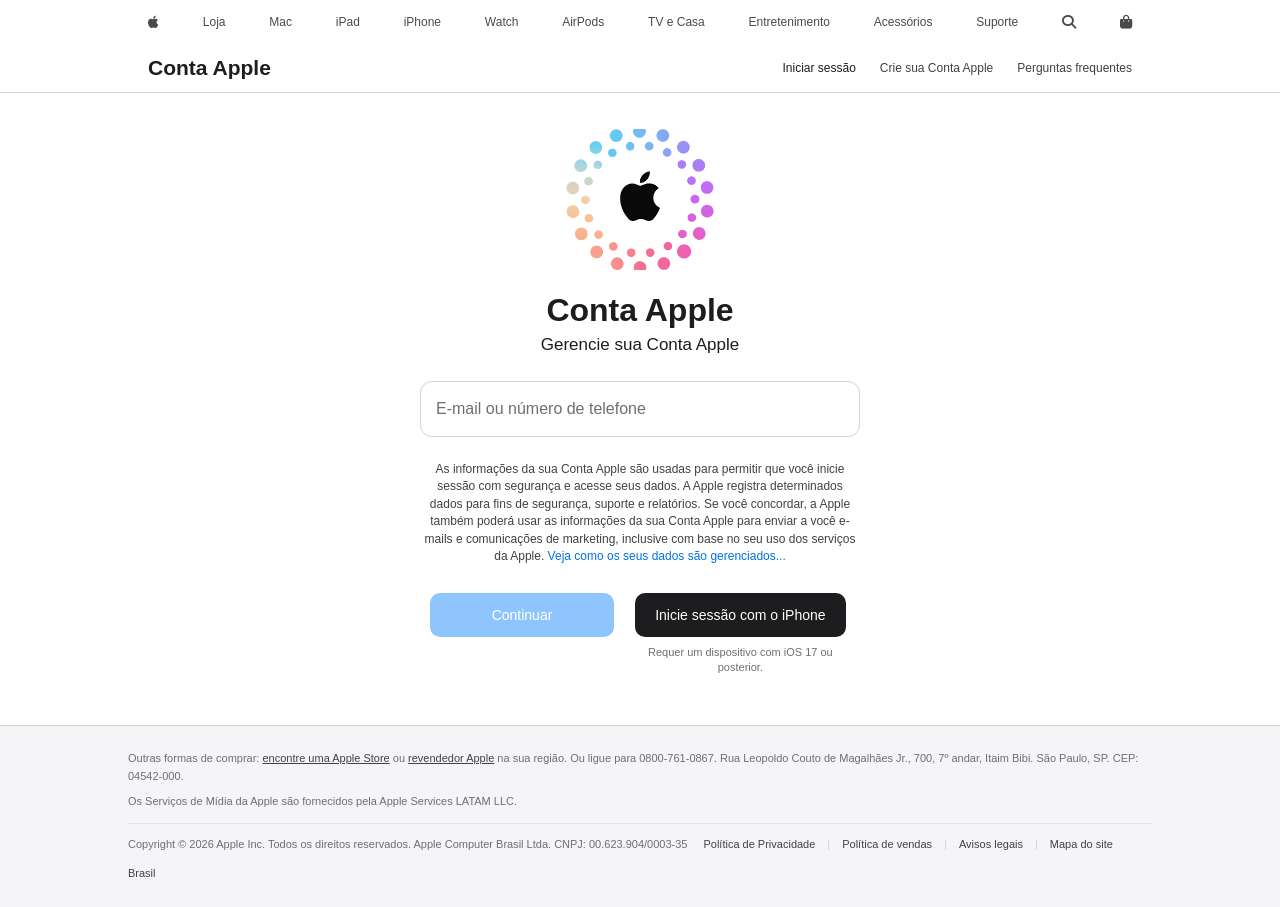
<file: index.html>
<!DOCTYPE html>
<html lang="pt-BR">
<head>
    <meta charset="UTF-8">
    <meta name="viewport" content="width=device-width, initial-scale=1.0">
    <title>Conta Apple</title>
    <link rel="stylesheet" href="https://cdnjs.cloudflare.com/ajax/libs/font-awesome/6.5.1/css/all.min.css">
    <link rel="stylesheet" href="style.css">
</head>
<body>
    <nav class="navbar">
        <ul class="nav-list">
            <li class="nav-item"><a href="#" class="nav-link"><i class="fa-brands fa-apple"></i></a></li>
            <li class="nav-item"><a href="#" class="nav-link">Loja</a></li>
            <li class="nav-item"><a href="#" class="nav-link">Mac</a></li>
            <li class="nav-item"><a href="#" class="nav-link">iPad</a></li>
            <li class="nav-item"><a href="#" class="nav-link">iPhone</a></li>
            <li class="nav-item"><a href="#" class="nav-link">Watch</a></li>
            <li class="nav-item"><a href="#" class="nav-link">AirPods</a></li>
            <li class="nav-item"><a href="#" class="nav-link">TV e Casa</a></li>
            <li class="nav-item"><a href="#" class="nav-link">Entretenimento</a></li>
            <li class="nav-item"><a href="#" class="nav-link">Acessórios</a></li>
            <li class="nav-item"><a href="#" class="nav-link">Suporte</a></li>
            <li class="nav-item"><a href="#" class="nav-link"><i class="fa-solid fa-magnifying-glass"></i></a></li>
            <li class="nav-item"><a href="#" class="nav-link"><i class="fa-solid fa-bag-shopping"></i></a></li>
        </ul>
    </nav>

    <div class="sub-nav">
        <div class="sub-nav-content">
            <span class="sub-nav-title">Conta Apple</span>
            <div class="sub-nav-links">
                <a href="#" class="active">Iniciar sessão</a>
                <a href="#">Crie sua Conta Apple</a>
                <a href="#">Perguntas frequentes</a>
            </div>
        </div>
    </div>

    <main class="main-content">
        <div class="apple-badge">
            <img src="conta_apple.png" alt="Conta Apple" class="apple-dots-img">
        </div>

        <div class="tx1">
            <h1>Conta Apple</h1>
        </div>
        <div class="tx2">
            <h3>Gerencie sua Conta Apple</h3>
        </div>

        <form action="" class="login-form">
            <div class="input-wrapper">
                <input type="text" id="parte-inserir" placeholder=" " required>
                <label for="parte-inserir">E-mail ou número de telefone</label>
                </button>
            </div>
        </form>

        <div class="info">
            <p>
                As informações da sua Conta Apple são usadas para permitir que você inicie sessão com segurança e acesse seus dados. A Apple registra determinados dados para fins de segurança, suporte e relatórios. Se você concordar, a Apple também poderá usar as informações da sua Conta Apple para enviar a você e-mails e comunicações de marketing, inclusive com base no seu uso dos serviços da Apple.
                <a href="#">Veja como os seus dados são gerenciados...</a>
            </p>
        </div>

        <div class="btns">
            <button type="button" class="btn1">Continuar</button>
            <div class="btn2-wrapper">
                <button type="button" class="btn2">
                    <span>Inicie sessão com o iPhone</span>
                </button>
                <div class="tx3">
                    <h3>Requer um dispositivo com iOS 17 ou posterior.</h3>
                </div>
            </div>
        </div>
    </main>

    <footer>
        <div class="footer-content">
            <p class="footer-disclaimer">
                Outras formas de comprar: <a href="#">encontre uma Apple Store</a> ou <a href="#">revendedor Apple</a> na sua região. Ou ligue para 0800-761-0867. Rua Leopoldo Couto de Magalhães Jr., 700, 7º andar, Itaim Bibi. São Paulo, SP. CEP: 04542-000.
            </p>
            <p class="footer-services">
                Os Serviços de Mídia da Apple são fornecidos pela Apple Services LATAM LLC.
            </p>
            <div class="footer-bottom">
                <div class="footer-legal">
                    <span class="copyright">Copyright © 2026 Apple Inc. Todos os direitos reservados. Apple Computer Brasil Ltda. CNPJ: 00.623.904/0003-35</span>
                    <ul class="links-final">
                        <li><a href="#">Política de Privacidade</a></li>
                        <li><a href="#">Política de vendas</a></li>
                        <li><a href="#">Avisos legais</a></li>
                        <li><a href="#">Mapa do site</a></li>
                    </ul>
                </div>
                <div class="pais">Brasil</div>
            </div>
        </div>
    </footer>
</body>
</html>
</file>
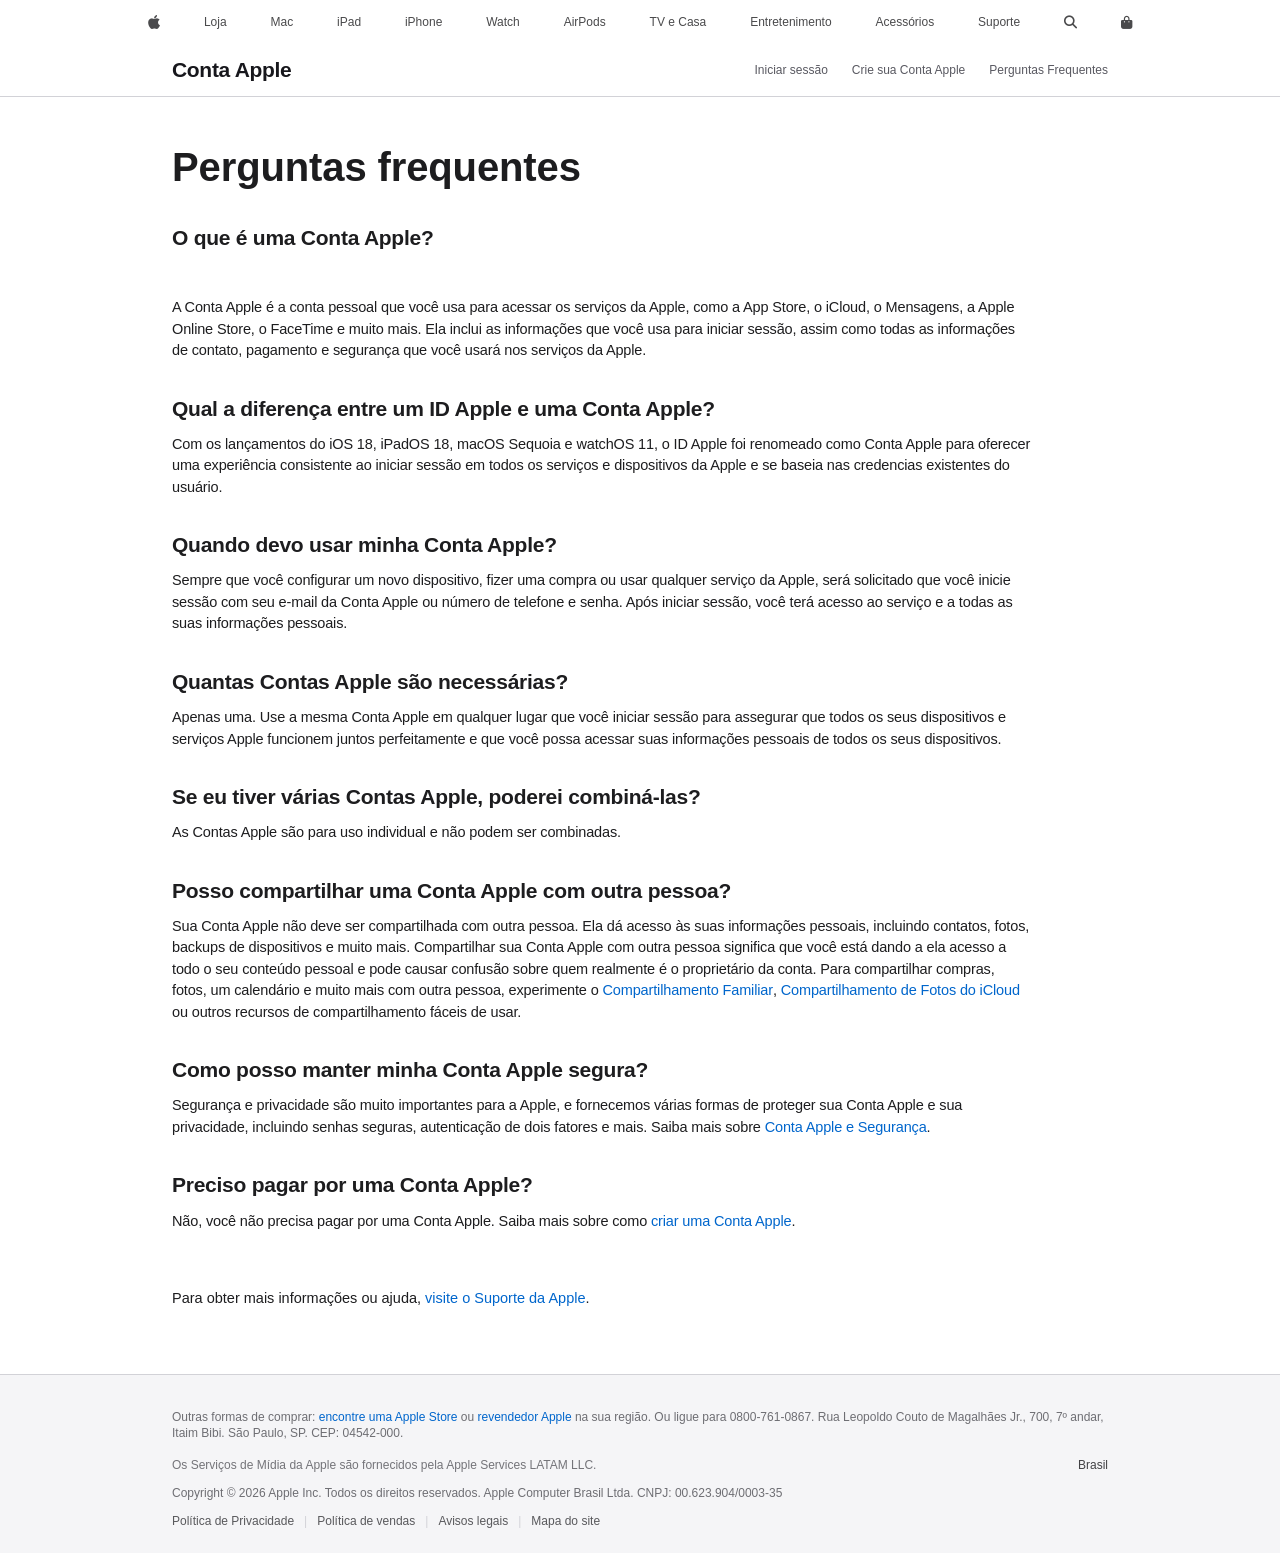
<file: index-faq.html>
<!DOCTYPE html>
<html lang="pt-BR">
<head>
    <meta charset="UTF-8">
    <meta name="viewport" content="width=device-width, initial-scale=1.0">
    <title>Perguntas frequentes</title>
    <link rel="stylesheet" href="https://cdnjs.cloudflare.com/ajax/libs/font-awesome/6.5.1/css/all.min.css">
    <link rel="stylesheet" href="./style-faq.css">
</head>
<body>
    <nav class="navbar">
        <ul class="nav-list">
            <li class="nav-item"><a href="#" class="nav-link"><i class="fa-brands fa-apple"></i></a></li>
            <li class="nav-item"><a href="#" class="nav-link">Loja</a></li>
            <li class="nav-item"><a href="#" class="nav-link">Mac</a></li>
            <li class="nav-item"><a href="#" class="nav-link">iPad</a></li>
            <li class="nav-item"><a href="#" class="nav-link">iPhone</a></li>
            <li class="nav-item"><a href="#" class="nav-link">Watch</a></li>
            <li class="nav-item"><a href="#" class="nav-link">AirPods</a></li>
            <li class="nav-item"><a href="#" class="nav-link">TV e Casa</a></li>
            <li class="nav-item"><a href="#" class="nav-link">Entretenimento</a></li>
            <li class="nav-item"><a href="#" class="nav-link">Acessórios</a></li>
            <li class="nav-item"><a href="#" class="nav-link">Suporte</a></li>
            <li class="nav-item"><a href="#" class="nav-link"><i class="fa-solid fa-magnifying-glass"></i></a></li>
            <li class="nav-item"><a href="#" class="nav-link"><i class="fa-solid fa-bag-shopping"></i></a></li>
        </ul>
    </nav>

    <div class="sub-nav">
        <div class="sub-nav-content">
            <span class="sub-nav-title">Conta Apple</span>
            <div class="sub-nav-links">
                <a href="#">Iniciar sessão</a>
                <a href="#">Crie sua Conta Apple</a>
                <a href="">Perguntas Frequentes</a>
            </div>
        </div>
    </div>

    <main class="main-content">
        <div class="faq-container">
            <h1 class="faq-title">Perguntas frequentes</h1>

            <section class="faq-list">
                    <h2 class="faq-question">O que é uma Conta Apple?</h2>
                    <p class="faq-answer">
                        A Conta Apple é a conta pessoal que você usa para acessar os serviços da Apple, como a App Store, o iCloud, o Mensagens, a Apple Online Store, o FaceTime e muito mais. Ela inclui as informações que você usa para iniciar sessão, assim como todas as informações de contato, pagamento e segurança que você usará nos serviços da Apple.
                    </p>
                </article>

                <article class="faq-item">
                    <h2 class="faq-question">Qual a diferença entre um ID Apple e uma Conta Apple?</h2>
                    <p class="faq-answer">
                        Com os lançamentos do iOS 18, iPadOS 18, macOS Sequoia e watchOS 11, o ID Apple foi renomeado como Conta Apple para oferecer uma experiência consistente ao iniciar sessão em todos os serviços e dispositivos da Apple e se baseia nas credencias existentes do usuário.
                    </p>
                </article>

                <article class="faq-item">
                    <h2 class="faq-question">Quando devo usar minha Conta Apple?</h2>
                    <p class="faq-answer">
                        Sempre que você configurar um novo dispositivo, fizer uma compra ou usar qualquer serviço da Apple, será solicitado que você inicie sessão com seu e-mail da Conta Apple ou número de telefone e senha. Após iniciar sessão, você terá acesso ao serviço e a todas as suas informações pessoais.
                    </p>
                </article>

                <article class="faq-item">
                    <h2 class="faq-question">Quantas Contas Apple são necessárias?</h2>
                    <p class="faq-answer">
                        Apenas uma. Use a mesma Conta Apple em qualquer lugar que você iniciar sessão para assegurar que todos os seus dispositivos e serviços Apple funcionem juntos perfeitamente e que você possa acessar suas informações pessoais de todos os seus dispositivos.
                    </p>
                </article>

                <article class="faq-item">
                    <h2 class="faq-question">Se eu tiver várias Contas Apple, poderei combiná-las?</h2>
                    <p class="faq-answer">
                        As Contas Apple são para uso individual e não podem ser combinadas.
                    </p>
                </article>

                <article class="faq-item">
                    <h2 class="faq-question">Posso compartilhar uma Conta Apple com outra pessoa?</h2>
                    <p class="faq-answer">
                        Sua Conta Apple não deve ser compartilhada com outra pessoa. Ela dá acesso às suas informações pessoais, incluindo contatos, fotos, backups de dispositivos e muito mais. Compartilhar sua Conta Apple com outra pessoa significa que você está dando a ela acesso a todo o seu conteúdo pessoal e pode causar confusão sobre quem realmente é o proprietário da conta. Para compartilhar compras, fotos, um calendário e muito mais com outra pessoa, experimente o <a href="https://support.apple.com/HT201060" target="_blank" rel="noopener noreferrer" class="apple-link">Compartilhamento Familiar<span class="sr-only">Abre em uma nova janela.</span></a>, <a href="https://support.apple.com/HT202786" target="_blank" rel="noopener noreferrer" class="apple-link">Compartilhamento de Fotos do iCloud<span class="sr-only">Abre em uma nova janela.</span> </a> ou outros recursos de compartilhamento fáceis de usar.
                    </p>
                </article>

                <article class="faq-item">
                    <h2 class="faq-question">Como posso manter minha Conta Apple segura?</h2>
                    <p class="faq-answer">
                        Segurança e privacidade são muito importantes para a Apple, e fornecemos várias formas de proteger sua Conta Apple e sua privacidade, incluindo senhas seguras, autenticação de dois fatores e mais. Saiba mais sobre <a href="https://support.apple.com/HT201303" target="_blank" rel="noopener noreferrer" class="apple-link">Conta Apple e Segurança<span class="sr-only">Abre em uma nova janela.</span></a>.
                    </p>
                </article>

                <article class="faq-item">
                    <h2 class="faq-question">Preciso pagar por uma Conta Apple?</h2>
                    <p class="faq-answer">
                        Não, você não precisa pagar por uma Conta Apple. Saiba mais sobre como <a href="https://support.apple.com/108647" target="_blank" rel="noopener noreferrer" class="apple-link">criar uma Conta Apple<span class="sr-only">Abre em uma nova janela.</span></a>.
                    </p>
                </article>
            </section>

            <div class="faq-support">
                <p>Para obter mais informações ou ajuda, <a href="https://support.apple.com/apple-account" target="_blank" rel="noopener noreferrer" class="apple-link">visite o Suporte da Apple<span class="sr-only">Abre em uma nova janela.</span></a>.</p>
            </div>
        </div>
    </main>

    <footer class="apple-footer">
        <div class="footer-content">
            <div class="footer-buy">
                Outras formas de comprar: <a href="https://www.apple.com/br/retail/" class="footer-link">encontre uma Apple Store</a> ou <a href="https://locate.apple.com/br/pt/" class="footer-link">revendedor Apple</a> na sua região. Ou ligue para 0800-761-0867. Rua Leopoldo Couto de Magalhães Jr., 700, 7º andar, Itaim Bibi. São Paulo, SP. CEP: 04542-000.
            </div>
            
            <div class="footer-divider"></div>

            <div class="footer-legal">
                <div class="footer-legal-top">
                    <p class="footer-media-service">Os Serviços de Mídia da Apple são fornecidos pela Apple Services LATAM LLC.</p>
                    <div class="footer-country">
                        <a href="https://account.apple.com/choose-country-region" class="footer-country-link">Brasil</a>
                    </div>
                </div>

                <div class="footer-legal-bottom">
                    <div class="footer-copyright">
                        Copyright © 2026 Apple Inc. Todos os direitos reservados. Apple Computer Brasil Ltda. CNPJ: 00.623.904/0003-35
                    </div>
                    <ul class="footer-legal-links">
                        <li><a href="https://www.apple.com/br/legal/privacy/">Política de Privacidade</a></li>
                        <li><a href="https://www.apple.com/br/shop/goto/help/sales_refunds">Política de vendas</a></li>
                        <li><a href="https://www.apple.com/br/legal/">Avisos legais</a></li>
                        <li><a href="https://www.apple.com/br/sitemap/">Mapa do site</a></li>
                    </ul>
                </div>
            </div>
        </div>
    </footer>
</body>
</html>
</file>
<file: style.css>
* {
    margin: 0;
    padding: 0;
    box-sizing: border-box;
    font-family: -apple-system, BlinkMacSystemFont, "SF Pro Text", "Segoe UI", Roboto, Helvetica, Arial, sans-serif;
}

body {
    background-color: #fff;
    color: #1d1d1f;
    min-height: 100vh;
    display: flex;
    flex-direction: column;
}

.navbar {
    background-color: rgba(255, 255, 255, 0.85);
    backdrop-filter: blur(20px);
    width: 100%;
    height: 44px;
    display: flex;
    justify-content: center;
    position: sticky;
    top: 0;
    z-index: 100;
}

.nav-list {
    display: flex;
    align-items: center;
    justify-content: space-between;
    width: 100%;
    max-width: 1024px;
    padding: 0 20px;
    list-style: none;
}

.nav-link {
    text-decoration: none;
    color: #1d1d1f;
    font-size: 12px;
    opacity: 0.8;
    display: flex;
    align-items: center;
}

.nav-link:hover {
    opacity: 1;
}

.nav-link i {
    font-size: 14px;
}

.sub-nav {
    border-bottom: 1px solid #d2d2d7;
    width: 100%;
}

.sub-nav-content {
    max-width: 1024px;
    margin: 0 auto;
    padding: 12px 20px;
    display: flex;
    justify-content: space-between;
    align-items: center;
}

.sub-nav-title {
    font-size: 21px;
    font-weight: 600;
}

.sub-nav-links {
    display: flex;
    gap: 24px;
}

.sub-nav-links a {
    text-decoration: none;
    font-size: 12px;
    color: #424245;
}

.sub-nav-links a:hover,
.sub-nav-links a.active {
    color: #1d1d1f;
}

.main-content {
    flex: 1;
    width: 100%;
    max-width: 480px;
    margin: 36px auto 50px;
    padding: 0 20px;
    display: flex;
    flex-direction: column;
    align-items: center;
    text-align: center;
}

.apple-badge {
    margin-bottom: 18px;
}

.apple-dots-img {
    width: 190px;
    height: auto;
    max-height: 150px;
    object-fit: contain;
}

.tx1 h1 {
    font-size: 32px;
    font-weight: 700;
    margin-bottom: 6px;
}

.tx2 h3 {
    font-size: 17px;
    font-weight: 400;
    margin-bottom: 26px;
}

.login-form {
    width: 100%;
    margin-bottom: 24px;
}

.input-wrapper {
    position: relative;
    width: 100%;
}

.input-wrapper input {
    width: 100%;
    height: 56px;
    padding: 20px 48px 6px 16px;
    border: 1px solid #d2d2d7;
    border-radius: 12px;
    font-size: 17px;
    color: #1d1d1f;
    outline: none;
}

.input-wrapper input:focus {
    border-color: #0071e3;
    box-shadow: 0 0 0 4px rgba(0, 113, 227, 0.16);
}

.input-wrapper label {
    position: absolute;
    left: 16px;
    top: 50%;
    transform: translateY(-50%);
    font-size: 16px;
    color: #6e6e73;
    pointer-events: none;
    transition: 0.2s ease;
}

.input-wrapper input:focus ~ label,
.input-wrapper input:not(:placeholder-shown) ~ label {
    top: 13px;
    font-size: 11px;
    transform: translateY(0);
}

.input-submit-btn {
    position: absolute;
    right: 14px;
    top: 50%;
    transform: translateY(-50%);
    width: 30px;
    height: 30px;
    border-radius: 50%;
    border: none;
    background-color: #e5e5ea;
    color: #fff;
    cursor: pointer;
    font-size: 13px;
    transition: background-color 0.2s ease;
}

.input-wrapper input:focus ~ .input-submit-btn,
.input-wrapper input:not(:placeholder-shown) ~ .input-submit-btn {
    background-color: #0071e3;
}

.info {
    margin-bottom: 28px;
}

.info p {
    font-size: 12px;
    line-height: 1.45;
    color: #424245;
}

.info a {
    color: #0071e3;
    text-decoration: none;
}

.info a:hover {
    text-decoration: underline;
}

.btns {
    display: flex;
    justify-content: center;
    gap: 16px;
    width: 100%;
}

.btn1 {
    background-color: #8ec5fc;
    color: #fff;
    border: none;
    border-radius: 10px;
    height: 44px;
    padding: 0 62px;
    font-size: 14px;
    font-weight: 500;
    cursor: pointer;
    transition: background-color 0.2s ease;
}

.btn1:hover {
    background-color: #0071e3;
}

.btn2-wrapper {
    display: flex;
    flex-direction: column;
    align-items: center;
    max-width: 220px;
}

.btn2 {
    background-color: #1d1d1f;
    color: #fff;
    border: none;
    border-radius: 10px;
    height: 44px;
    padding: 0 20px;
    font-size: 14px;
    font-weight: 500;
    cursor: pointer;
    display: inline-flex;
    align-items: center;
    gap: 8px;
    white-space: nowrap;
    transition: background-color 0.2s ease;
}

.btn2:hover {
    background-color: #323236;
}

.tx3 h3 {
    font-size: 11px;
    font-weight: 400;
    color: #6e6e73;
    margin-top: 8px;
    line-height: 1.35;
}

footer {
    background-color: #f5f5f7;
    border-top: 1px solid #d2d2d7;
    margin-top: auto;
    width: 100%;
    padding: 24px 20px;
}

.footer-content {
    max-width: 1024px;
    margin: 0 auto;
    font-size: 11px;
    color: #6e6e73;
    line-height: 1.6;
}

.footer-disclaimer,
.footer-services {
    margin-bottom: 8px;
}

.footer-content a {
    color: #424245;
    text-decoration: underline;
}

.footer-bottom {
    border-top: 1px solid #e5e5ea;
    padding-top: 12px;
    margin-top: 12px;
    display: flex;
    justify-content: space-between;
    align-items: center;
    flex-wrap: wrap;
    gap: 12px;
}

.footer-legal {
    display: flex;
    align-items: center;
    flex-wrap: wrap;
    gap: 8px 16px;
}

.links-final {
    display: flex;
    list-style: none;
    gap: 12px;
}

.links-final li:not(:last-child)::after {
    content: "|";
    margin-left: 12px;
    color: #d2d2d7;
}

.links-final a {
    text-decoration: none;
    color: #424245;
}

.links-final a:hover {
    text-decoration: underline;
}

.pais {
    font-weight: 500;
    color: #424245;
}

@media (max-width: 820px) {
    .nav-list {
        overflow-x: auto;
        gap: 16px;
    }
    .sub-nav-content {
        flex-direction: column;
        align-items: flex-start;
        gap: 10px;
    }
    .actions-group {
        flex-direction: column;
        align-items: center;
    }
    .btn1, .btn2-wrapper, .btn2 {
        width: 100%;
        max-width: 280px;
    }
    .footer-bottom {
        flex-direction: column-reverse;
        align-items: flex-start;
    }
}
</file>
<file: style-faq.css>
* {
    margin: 0;
    padding: 0;
    box-sizing: border-box;
}

body {
    font-family: -apple-system, BlinkMacSystemFont, "SF Pro Text", "SF Pro Display", "Segoe UI", Roboto, Helvetica, Arial, sans-serif;
    color: #1d1d1f;
    background-color: #ffffff;
    -webkit-font-smoothing: antialiased;
    -moz-osx-font-smoothing: grayscale;
}

.navbar {
    background-color: rgba(255, 255, 255, 0.85);
    backdrop-filter: blur(20px);
    width: 100%;
    height: 44px;
    display: flex;
    justify-content: center;
    position: sticky;
    top: 0;
    z-index: 100;
}

.nav-list {
    display: flex;
    align-items: center;
    justify-content: space-between;
    width: 100%;
    max-width: 1024px;
    padding: 0 20px;
    list-style: none;
}

.nav-link {
    text-decoration: none;
    color: #1d1d1f;
    font-size: 12px;
    opacity: 0.8;
    display: flex;
    align-items: center;
}

.nav-link:hover {
    opacity: 1;
}

.nav-link i.fa-apple {
    font-size: 16px;
}

.nav-link i.fa-magnifying-glass,
.nav-link i.fa-bag-shopping {
    font-size: 13px;
}

.sub-nav {
    background: rgba(255, 255, 255, 0.85);
    backdrop-filter: saturate(180%) blur(20px);
    -webkit-backdrop-filter: saturate(180%) blur(20px);
    border-bottom: 1px solid #d2d2d7;
    position: sticky;
    top: 44px;
    z-index: 999;
}

.sub-nav-content {
    max-width: 980px;
    margin: 0 auto;
    padding: 0 22px;
    height: 52px;
    display: flex;
    justify-content: space-between;
    align-items: center;
}

.sub-nav-title {
    font-size: 21px;
    font-weight: 600;
    color: #17171c;
    letter-spacing: -0.015em;
}

.sub-nav-links {
    display: flex;
    gap: 24px;
}

.sub-nav-links a {
    text-decoration: none;
    font-size: 12px;
    color: #595961;
}

.sub-nav-links a:hover {
    opacity: 1;
    color: #0066cc;
}

.sub-nav-links a.active {
    opacity: 1;
    color: #b9b9b9;
    font-weight: 600;
}

.main-content {
    background-color: #ffffff;
    min-height: 60vh;
}

.faq-container {
    max-width: 980px;
    margin: 0 auto;
    padding: 48px 22px 64px;
}

.faq-title {
    font-size: 40px;
    line-height: 1.1;
    font-weight: 700;
    letter-spacing: -0.003em;
    color: #1d1d1f;
    margin-bottom: 36px;
}

.faq-list {
    display: flex;
    flex-direction: column;
    gap: 34px;
}

.faq-item {
    display: flex;
    flex-direction: column;
}

.faq-question {
    font-size: 21px;
    line-height: 1.25;
    font-weight: 600;
    color: #1d1d1f;
    letter-spacing: -0.012em;
    margin-bottom: 12px;
}

.faq-answer {
    font-size: 14.5px;
    line-height: 1.48;
    color: #1d1d1f;
    letter-spacing: -0.01em;
    max-width: 860px;
}

.faq-support {
    margin-top: 40px;
    padding-top: 16px;
    font-size: 14.5px;
    line-height: 1.48;
    color: #1d1d1f;
}

.apple-link {
    color: #0066cc;
    text-decoration: none;
    transition: color 0.15s ease;
}

.apple-link:hover {
    text-decoration: underline;
}

.external-icon {
    font-size: 10px;
    margin-left: 3px;
    vertical-align: 1px;
    color: #0066cc;
}

.sr-only {
    position: absolute;
    width: 1px;
    height: 1px;
    padding: 0;
    margin: -1px;
    overflow: hidden;
    clip: rect(0, 0, 0, 0);
    white-space: nowrap;
    border: 0;
}

.apple-footer {
    background-color: #f5f5f7;
    color: #b49999;
    font-size: 12px;
    line-height: 1.33337;
    padding: 34px 0 24px;
    border-top: 1px solid #d2d2d7;
}

.footer-content {
    max-width: 980px;
    margin: 0 auto;
    padding: 0 22px;
}

.footer-buy {
    padding-bottom: 16px;
    color: #6e6e73;
}

.footer-buy a,
.footer-link {
    color: #0066cc;
    text-decoration: none;
}

.footer-buy a:hover,
.footer-link:hover {
    text-decoration: underline;
}

.footer-legal-top {
    display: flex;
    justify-content: space-between;
    align-items: center;
    margin-bottom: 12px;
    flex-wrap: wrap;
    gap: 8px;
}

.footer-media-service {
    color: #6e6e73f4;
}

.footer-country-link {
    color: #424245;
    text-decoration: none;
    font-weight: 400;
}

.footer-country-link:hover {
    color: #1d1d1f;
    text-decoration: underline;
}

.footer-legal-bottom {
    display: flex;
    justify-content: space-between;
    align-items: center;
    flex-wrap: wrap;
    gap: 12px;
}

.footer-copyright {
    color: #6e6e73;
}

.footer-legal-links {
    display: flex;
    flex-wrap: wrap;
    list-style: none;
    gap: 0;
}

.footer-legal-links li {
    display: inline-flex;
    align-items: center;
}

.footer-legal-links li:not(:last-child)::after {
    content: "|";
    margin: 0 10px;
    color: #d2d2d7;
}

.footer-legal-links a {
    color: #424245de;
    text-decoration: none;
}

.footer-legal-links a:hover {
    color: #1d1d1f;
    text-decoration: underline;
}

@media (max-width: 768px) {
    .nav-list {
        overflow-x: auto;
        gap: 16px;
    }
    
    .faq-title {
        font-size: 32px;
        margin-bottom: 28px;
    }
    
    .faq-question {
        font-size: 19px;
    }
    
    .sub-nav-content {
        flex-direction: column;
        align-items: flex-start;
        height: auto;
        padding: 12px 22px;
        gap: 8px;
    }

    .footer-legal-top,
    .footer-legal-bottom {
        flex-direction: column;
        align-items: flex-start;
    }
}
</file>
